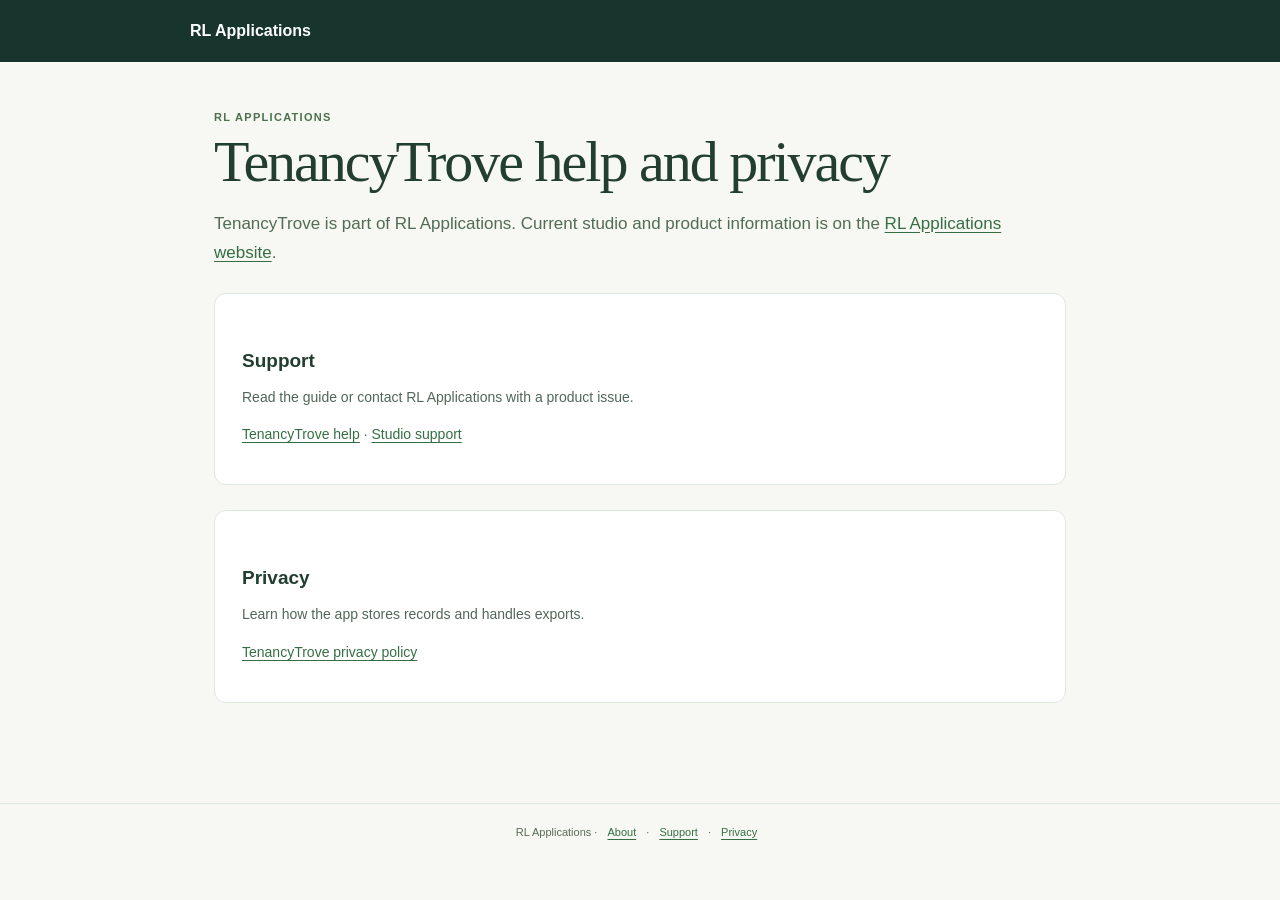
<file: index.html>
<!doctype html><html lang="en-AU"><head><meta charset="utf-8"><meta name="viewport" content="width=device-width,initial-scale=1"><title>TenancyTrove · RL Applications</title><link rel="canonical" href="https://rlapplications.com/tenancytrove/"><link rel="icon" href="./favicon.svg"><link rel="stylesheet" href="./legal.css"></head><body><header><a href="https://rlapplications.com/">RL Applications</a></header><main><span class="eyebrow">RL APPLICATIONS</span><h1>TenancyTrove help and privacy</h1><p class="lead">TenancyTrove is part of RL Applications. Current studio and product information is on the <a href="https://rlapplications.com/tenancytrove/">RL Applications website</a>.</p><div class="card"><h2>Support</h2><p>Read the guide or contact RL Applications with a product issue.</p><p><a href="https://rlapplications.com/tenancytrove/support/">TenancyTrove help</a> · <a href="https://rlapplications.com/support/">Studio support</a></p></div><div class="card"><h2>Privacy</h2><p>Learn how the app stores records and handles exports.</p><p><a href="https://rlapplications.com/tenancytrove/privacy/">TenancyTrove privacy policy</a></p></div></main><footer>RL Applications · <a href="https://rlapplications.com/">About</a> · <a href="https://rlapplications.com/support/">Support</a> · <a href="https://rlapplications.com/privacy/">Privacy</a></footer></body></html>
</file>
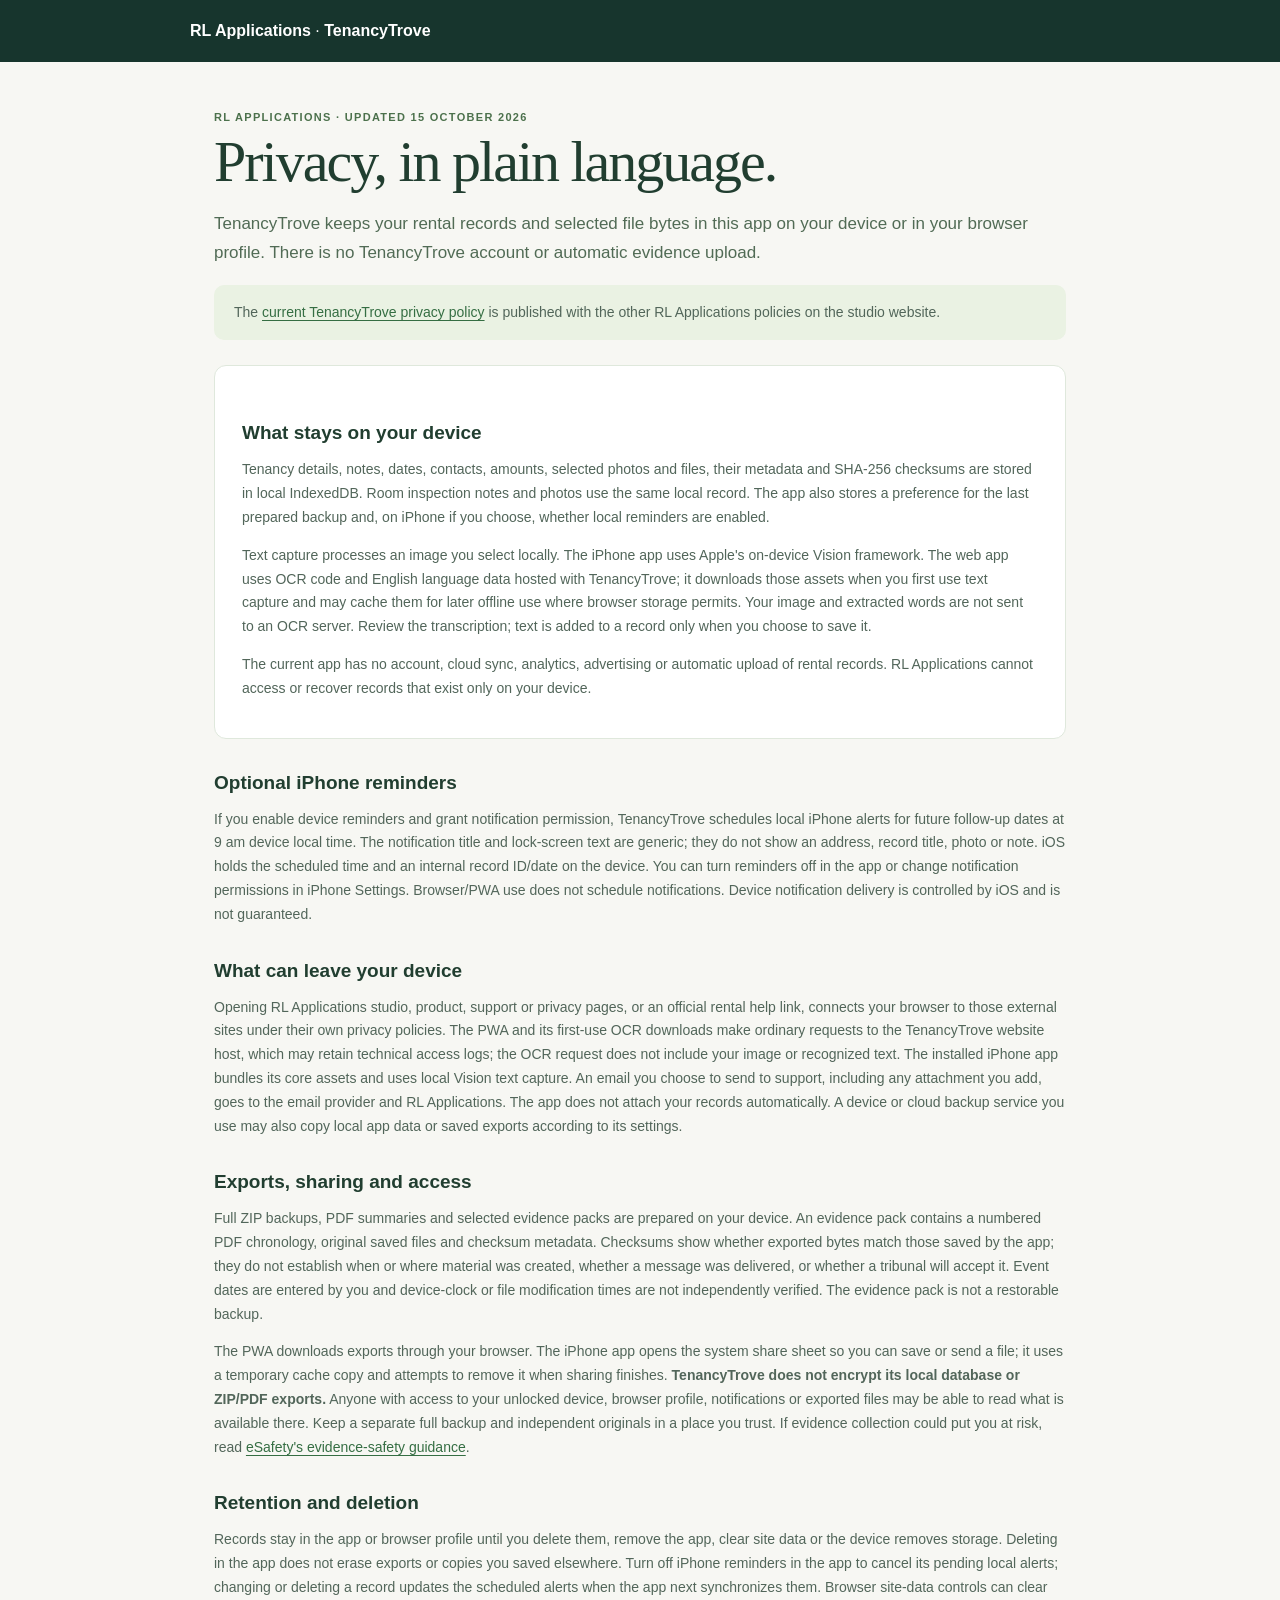
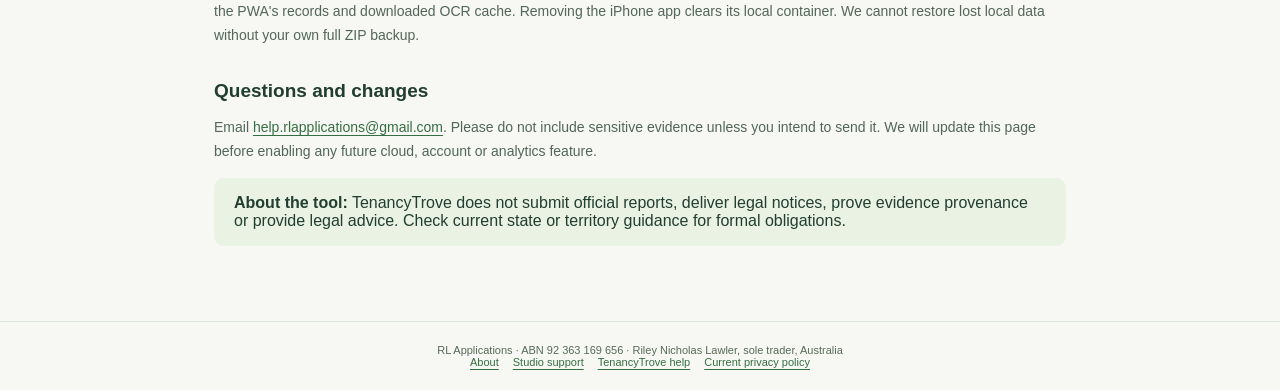
<file: privacy.html>
<!doctype html>
<html lang="en-AU">
<head>
  <meta charset="utf-8">
  <meta name="viewport" content="width=device-width,initial-scale=1,viewport-fit=cover">
  <meta name="theme-color" content="#17352d">
  <title>Privacy · TenancyTrove</title>
  <link rel="canonical" href="https://rlapplications.com/tenancytrove/privacy/">
  <link rel="icon" href="./favicon.svg">
  <link rel="stylesheet" href="./legal.css">
</head>
<body>
  <header><a href="https://rlapplications.com/">RL Applications</a> · <a href="https://rlapplications.com/tenancytrove/">TenancyTrove</a></header>
  <main>
    <span class="eyebrow">RL APPLICATIONS · UPDATED 15 OCTOBER 2026</span>
    <h1>Privacy, in plain language.</h1>
    <p class="lead">TenancyTrove keeps your rental records and selected file bytes in this app on your device or in your browser profile. There is no TenancyTrove account or automatic evidence upload.</p>
    <p class="notice">The <a href="https://rlapplications.com/tenancytrove/privacy/">current TenancyTrove privacy policy</a> is published with the other RL Applications policies on the studio website.</p>

    <div class="card">
      <h2>What stays on your device</h2>
      <p>Tenancy details, notes, dates, contacts, amounts, selected photos and files, their metadata and SHA-256 checksums are stored in local IndexedDB. Room inspection notes and photos use the same local record. The app also stores a preference for the last prepared backup and, on iPhone if you choose, whether local reminders are enabled.</p>
      <p>Text capture processes an image you select locally. The iPhone app uses Apple's on-device Vision framework. The web app uses OCR code and English language data hosted with TenancyTrove; it downloads those assets when you first use text capture and may cache them for later offline use where browser storage permits. Your image and extracted words are not sent to an OCR server. Review the transcription; text is added to a record only when you choose to save it.</p>
      <p>The current app has no account, cloud sync, analytics, advertising or automatic upload of rental records. RL Applications cannot access or recover records that exist only on your device.</p>
    </div>

    <h2>Optional iPhone reminders</h2>
    <p>If you enable device reminders and grant notification permission, TenancyTrove schedules local iPhone alerts for future follow-up dates at 9 am device local time. The notification title and lock-screen text are generic; they do not show an address, record title, photo or note. iOS holds the scheduled time and an internal record ID/date on the device. You can turn reminders off in the app or change notification permissions in iPhone Settings. Browser/PWA use does not schedule notifications. Device notification delivery is controlled by iOS and is not guaranteed.</p>

    <h2>What can leave your device</h2>
    <p>Opening RL Applications studio, product, support or privacy pages, or an official rental help link, connects your browser to those external sites under their own privacy policies. The PWA and its first-use OCR downloads make ordinary requests to the TenancyTrove website host, which may retain technical access logs; the OCR request does not include your image or recognized text. The installed iPhone app bundles its core assets and uses local Vision text capture. An email you choose to send to support, including any attachment you add, goes to the email provider and RL Applications. The app does not attach your records automatically. A device or cloud backup service you use may also copy local app data or saved exports according to its settings.</p>

    <h2>Exports, sharing and access</h2>
    <p>Full ZIP backups, PDF summaries and selected evidence packs are prepared on your device. An evidence pack contains a numbered PDF chronology, original saved files and checksum metadata. Checksums show whether exported bytes match those saved by the app; they do not establish when or where material was created, whether a message was delivered, or whether a tribunal will accept it. Event dates are entered by you and device-clock or file modification times are not independently verified. The evidence pack is not a restorable backup.</p>
    <p>The PWA downloads exports through your browser. The iPhone app opens the system share sheet so you can save or send a file; it uses a temporary cache copy and attempts to remove it when sharing finishes. <strong>TenancyTrove does not encrypt its local database or ZIP/PDF exports.</strong> Anyone with access to your unlocked device, browser profile, notifications or exported files may be able to read what is available there. Keep a separate full backup and independent originals in a place you trust. If evidence collection could put you at risk, read <a href="https://www.esafety.gov.au/key-topics/domestic-family-violence/collecting-evidence-safely" rel="noopener noreferrer" target="_blank">eSafety's evidence-safety guidance</a>.</p>

    <h2>Retention and deletion</h2>
    <p>Records stay in the app or browser profile until you delete them, remove the app, clear site data or the device removes storage. Deleting in the app does not erase exports or copies you saved elsewhere. Turn off iPhone reminders in the app to cancel its pending local alerts; changing or deleting a record updates the scheduled alerts when the app next synchronizes them. Browser site-data controls can clear the PWA's records and downloaded OCR cache. Removing the iPhone app clears its local container. We cannot restore lost local data without your own full ZIP backup.</p>

    <h2>Questions and changes</h2>
    <p>Email <a href="mailto:help.rlapplications@gmail.com?subject=TenancyTrove%20privacy">help.rlapplications@gmail.com</a>. Please do not include sensitive evidence unless you intend to send it. We will update this page before enabling any future cloud, account or analytics feature.</p>
    <div class="notice"><strong>About the tool:</strong> TenancyTrove does not submit official reports, deliver legal notices, prove evidence provenance or provide legal advice. Check current state or territory guidance for formal obligations.</div>
  </main>
  <footer>RL Applications · ABN 92 363 169 656 · Riley Nicholas Lawler, sole trader, Australia<br><a href="https://rlapplications.com/">About</a><a href="https://rlapplications.com/support/">Studio support</a><a href="https://rlapplications.com/tenancytrove/support/">TenancyTrove help</a><a href="https://rlapplications.com/tenancytrove/privacy/">Current privacy policy</a></footer>
</body>
</html>
</file>
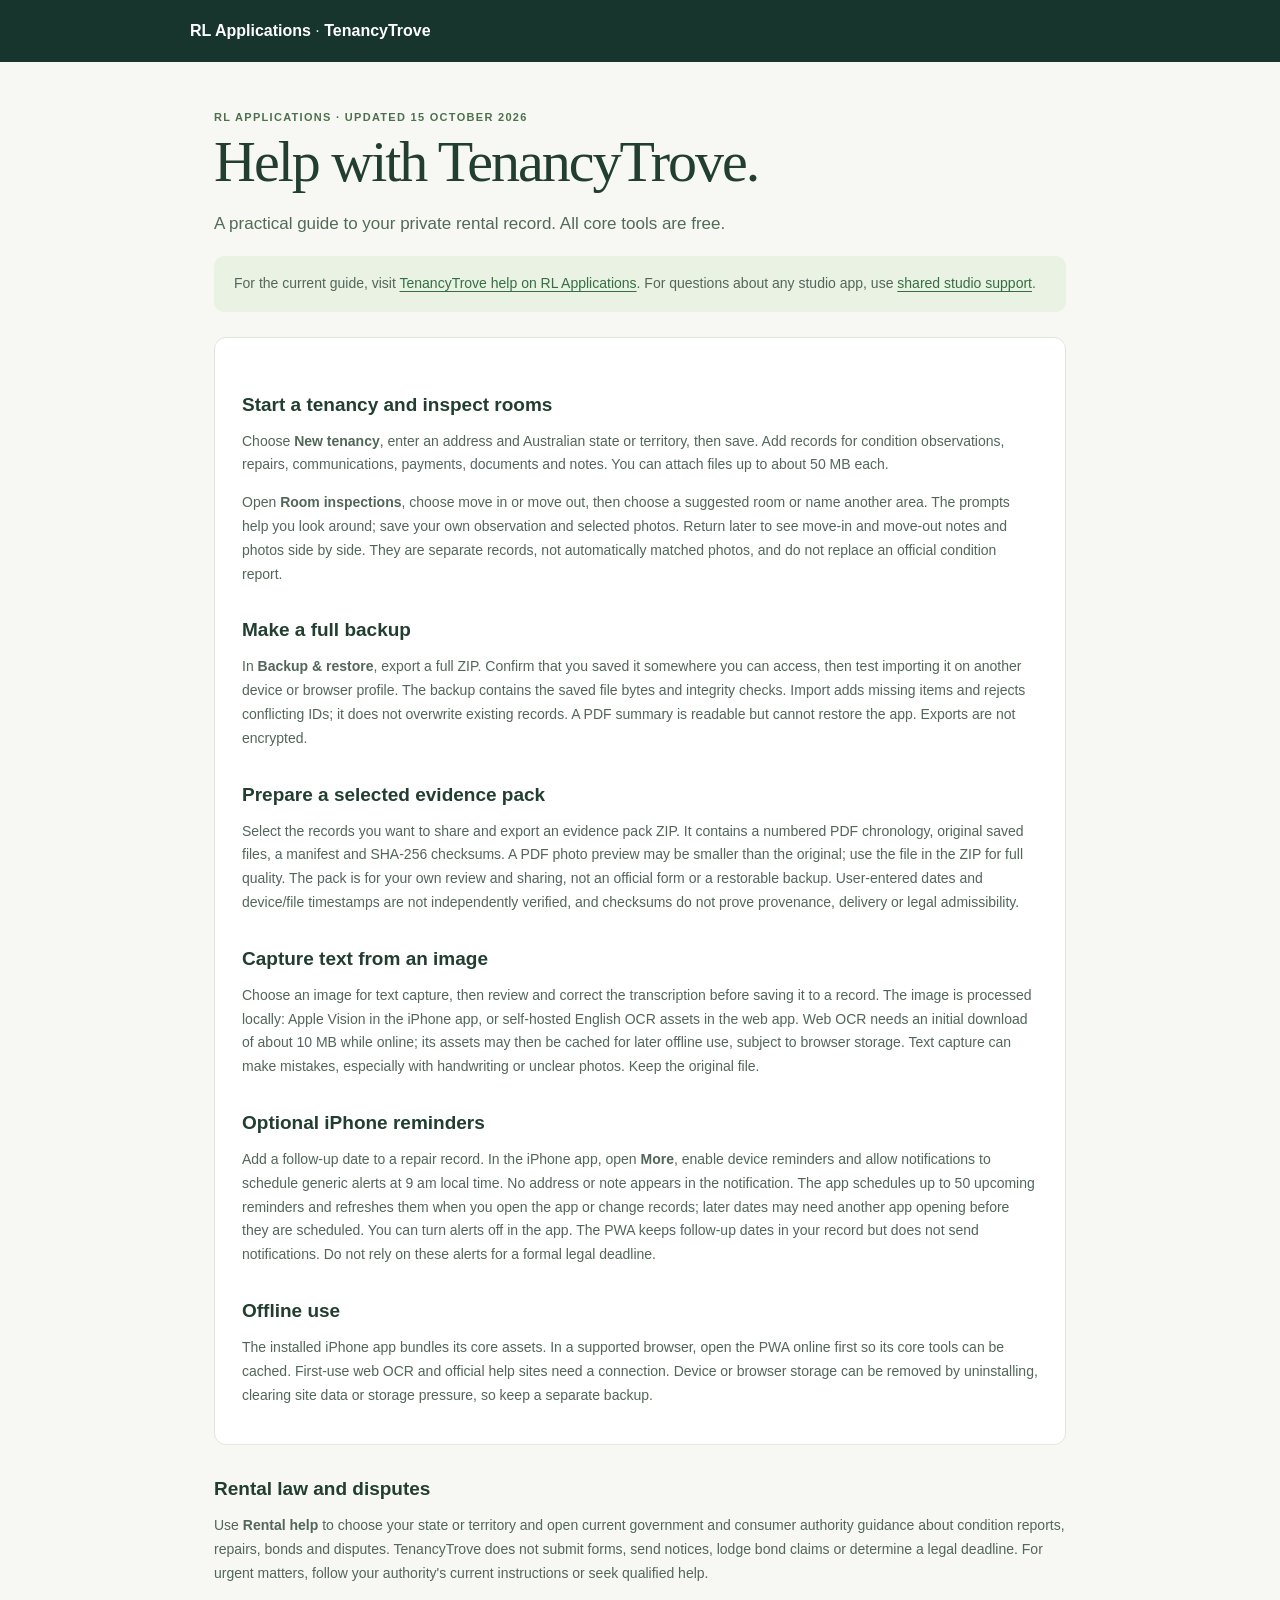
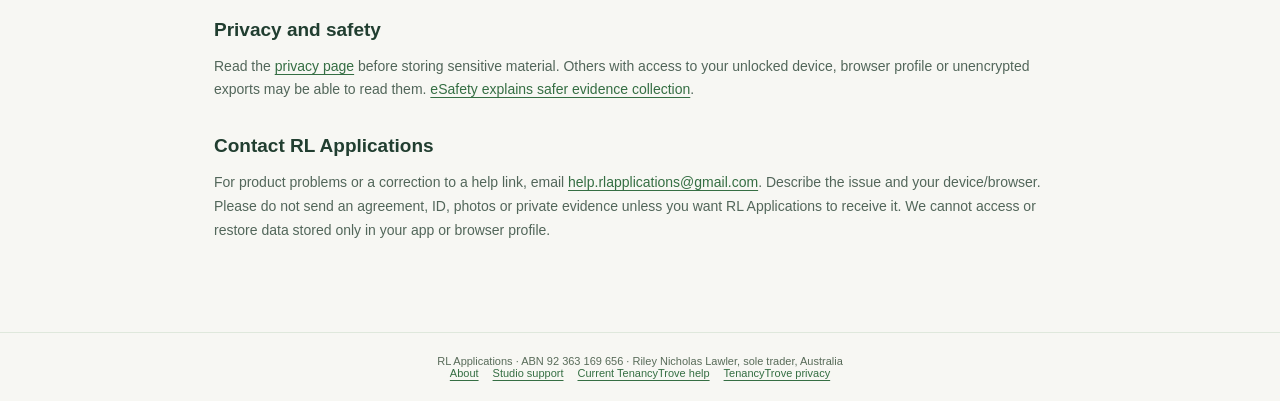
<file: support.html>
<!doctype html>
<html lang="en-AU">
<head>
  <meta charset="utf-8">
  <meta name="viewport" content="width=device-width,initial-scale=1,viewport-fit=cover">
  <meta name="theme-color" content="#17352d">
  <title>Support · TenancyTrove</title>
  <link rel="canonical" href="https://rlapplications.com/tenancytrove/support/">
  <link rel="icon" href="./favicon.svg">
  <link rel="stylesheet" href="./legal.css">
</head>
<body>
  <header><a href="https://rlapplications.com/">RL Applications</a> · <a href="https://rlapplications.com/tenancytrove/">TenancyTrove</a></header>
  <main>
    <span class="eyebrow">RL APPLICATIONS · UPDATED 15 OCTOBER 2026</span>
    <h1>Help with TenancyTrove.</h1>
    <p class="lead">A practical guide to your private rental record. All core tools are free.</p>
    <p class="notice">For the current guide, visit <a href="https://rlapplications.com/tenancytrove/support/">TenancyTrove help on RL Applications</a>. For questions about any studio app, use <a href="https://rlapplications.com/support/">shared studio support</a>.</p>

    <div class="card">
      <h2>Start a tenancy and inspect rooms</h2>
      <p>Choose <strong>New tenancy</strong>, enter an address and Australian state or territory, then save. Add records for condition observations, repairs, communications, payments, documents and notes. You can attach files up to about 50 MB each.</p>
      <p>Open <strong>Room inspections</strong>, choose move in or move out, then choose a suggested room or name another area. The prompts help you look around; save your own observation and selected photos. Return later to see move-in and move-out notes and photos side by side. They are separate records, not automatically matched photos, and do not replace an official condition report.</p>

      <h2>Make a full backup</h2>
      <p>In <strong>Backup &amp; restore</strong>, export a full ZIP. Confirm that you saved it somewhere you can access, then test importing it on another device or browser profile. The backup contains the saved file bytes and integrity checks. Import adds missing items and rejects conflicting IDs; it does not overwrite existing records. A PDF summary is readable but cannot restore the app. Exports are not encrypted.</p>

      <h2>Prepare a selected evidence pack</h2>
      <p>Select the records you want to share and export an evidence pack ZIP. It contains a numbered PDF chronology, original saved files, a manifest and SHA-256 checksums. A PDF photo preview may be smaller than the original; use the file in the ZIP for full quality. The pack is for your own review and sharing, not an official form or a restorable backup. User-entered dates and device/file timestamps are not independently verified, and checksums do not prove provenance, delivery or legal admissibility.</p>

      <h2>Capture text from an image</h2>
      <p>Choose an image for text capture, then review and correct the transcription before saving it to a record. The image is processed locally: Apple Vision in the iPhone app, or self-hosted English OCR assets in the web app. Web OCR needs an initial download of about 10 MB while online; its assets may then be cached for later offline use, subject to browser storage. Text capture can make mistakes, especially with handwriting or unclear photos. Keep the original file.</p>

      <h2>Optional iPhone reminders</h2>
      <p>Add a follow-up date to a repair record. In the iPhone app, open <strong>More</strong>, enable device reminders and allow notifications to schedule generic alerts at 9 am local time. No address or note appears in the notification. The app schedules up to 50 upcoming reminders and refreshes them when you open the app or change records; later dates may need another app opening before they are scheduled. You can turn alerts off in the app. The PWA keeps follow-up dates in your record but does not send notifications. Do not rely on these alerts for a formal legal deadline.</p>

      <h2>Offline use</h2>
      <p>The installed iPhone app bundles its core assets. In a supported browser, open the PWA online first so its core tools can be cached. First-use web OCR and official help sites need a connection. Device or browser storage can be removed by uninstalling, clearing site data or storage pressure, so keep a separate backup.</p>
    </div>

    <h2>Rental law and disputes</h2>
    <p>Use <strong>Rental help</strong> to choose your state or territory and open current government and consumer authority guidance about condition reports, repairs, bonds and disputes. TenancyTrove does not submit forms, send notices, lodge bond claims or determine a legal deadline. For urgent matters, follow your authority's current instructions or seek qualified help.</p>

    <h2>Privacy and safety</h2>
    <p>Read the <a href="./privacy.html">privacy page</a> before storing sensitive material. Others with access to your unlocked device, browser profile or unencrypted exports may be able to read them. <a href="https://www.esafety.gov.au/key-topics/domestic-family-violence/collecting-evidence-safely" rel="noopener noreferrer" target="_blank">eSafety explains safer evidence collection</a>.</p>

    <h2>Contact RL Applications</h2>
    <p>For product problems or a correction to a help link, email <a href="mailto:help.rlapplications@gmail.com?subject=TenancyTrove%20support">help.rlapplications@gmail.com</a>. Describe the issue and your device/browser. Please do not send an agreement, ID, photos or private evidence unless you want RL Applications to receive it. We cannot access or restore data stored only in your app or browser profile.</p>
  </main>
  <footer>RL Applications · ABN 92 363 169 656 · Riley Nicholas Lawler, sole trader, Australia<br><a href="https://rlapplications.com/">About</a><a href="https://rlapplications.com/support/">Studio support</a><a href="https://rlapplications.com/tenancytrove/support/">Current TenancyTrove help</a><a href="https://rlapplications.com/tenancytrove/privacy/">TenancyTrove privacy</a></footer>
</body>
</html>
</file>
<file: legal.css>
:root{font-family:Inter,ui-sans-serif,-apple-system,BlinkMacSystemFont,"Segoe UI",sans-serif;color:#213e30;background:#f7f7f3}*{box-sizing:border-box}body{margin:0}header{background:#17352d;color:#fff;padding:22px max(24px,calc((100vw - 900px)/2))}header a{color:#fff;text-decoration:none;font-weight:800}main{max-width:900px;margin:auto;padding:45px 24px 75px}h1{font:normal clamp(38px,6vw,58px)/1.05 Georgia,serif;letter-spacing:-2px;margin:7px 0 13px}h2{font-size:19px;margin:33px 0 8px}p,li{color:#52665a;line-height:1.7;font-size:14px}ul{padding-left:23px}.eyebrow{font-size:11px;color:#4c714c;font-weight:800;letter-spacing:1.3px}.lead{font-size:17px;color:#516b55}.card{background:#fff;border:1px solid #dfe8dc;border-radius:12px;padding:23px 27px;margin:25px 0}.notice{background:#eaf2e3;border-radius:10px;padding:16px 20px}a{color:#356e43;text-underline-offset:3px}a:hover{color:#194b2c}footer{border-top:1px solid #dfe8dc;color:#586b59;font-size:11px;padding:22px 24px;text-align:center}footer a{margin-inline:7px}@media(max-width:640px){main{padding-top:30px}.card{padding:18px}}
</file>
